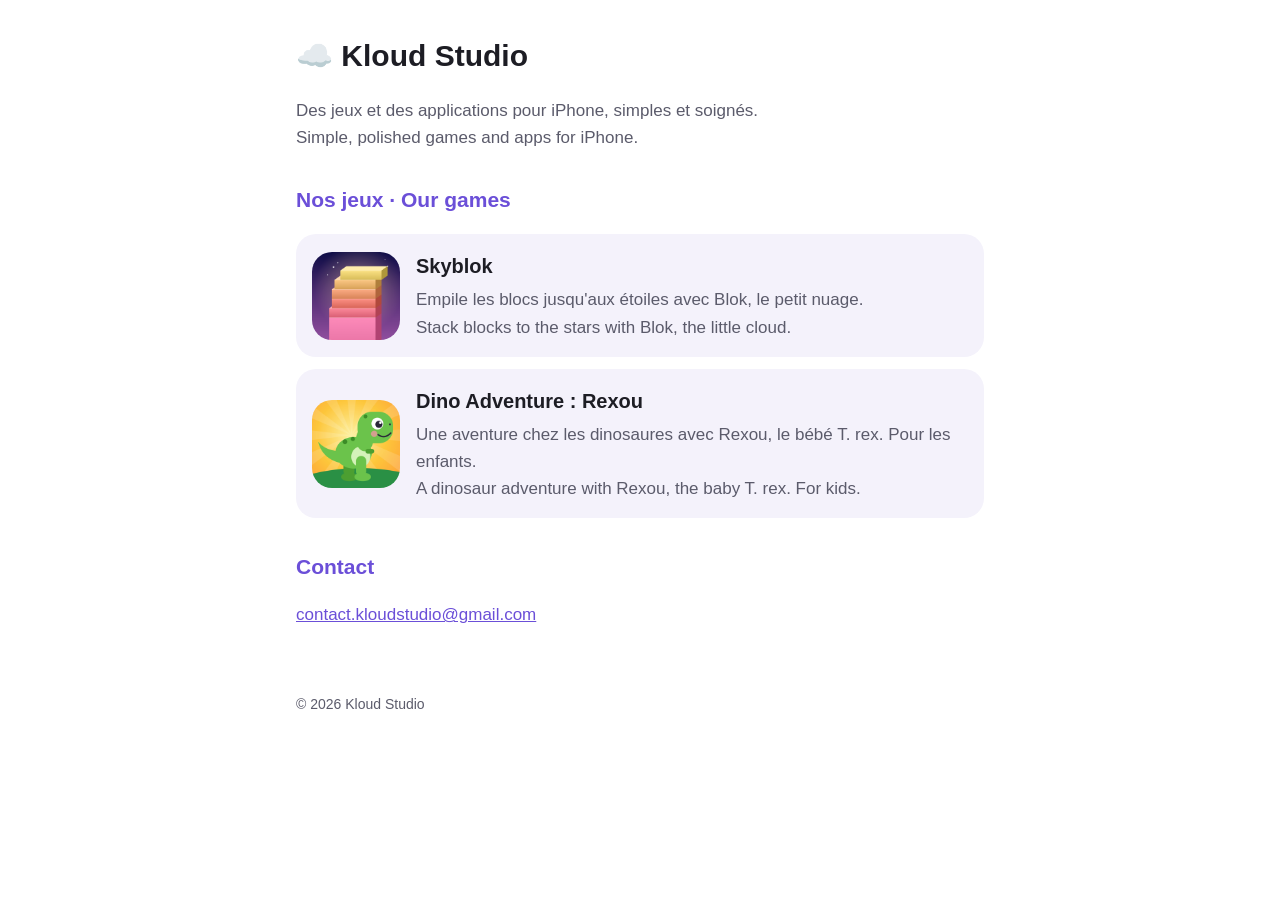
<file: index.html>
<!doctype html>
<html lang="fr">
<head>
<meta charset="utf-8">
<meta name="viewport" content="width=device-width, initial-scale=1">
<title>Kloud Studio</title>
<meta name="description" content="Kloud Studio crée des jeux et des applications pour iPhone.">
<link rel="stylesheet" href="style.css">
</head>
<body>
<main>

<h1>☁️ Kloud Studio</h1>
<p class="muted">Des jeux et des applications pour iPhone, simples et soignés.<br>
<span lang="en">Simple, polished games and apps for iPhone.</span></p>

<h2>Nos jeux · Our games</h2>

<a class="game" href="skyblok/">
  <img src="skyblok/icon.png" alt="Icône de Skyblok">
  <div>
    <h3>Skyblok</h3>
    <p>Empile les blocs jusqu'aux étoiles avec Blok, le petit nuage.<br>
    <span lang="en">Stack blocks to the stars with Blok, the little cloud.</span></p>
  </div>
</a>

<a class="game" href="dino-adventure/" style="margin-top: 12px">
  <img src="dino-adventure/icon.png" alt="Icône de Dino Adventure">
  <div>
    <h3>Dino Adventure : Rexou</h3>
    <p>Une aventure chez les dinosaures avec Rexou, le bébé T. rex. Pour les enfants.<br>
    <span lang="en">A dinosaur adventure with Rexou, the baby T. rex. For kids.</span></p>
  </div>
</a>

<h2>Contact</h2>
<p><a href="mailto:contact.kloudstudio@gmail.com">contact.kloudstudio@gmail.com</a></p>

<footer>© 2026 Kloud Studio</footer>

</main>
</body>
</html>
</file>
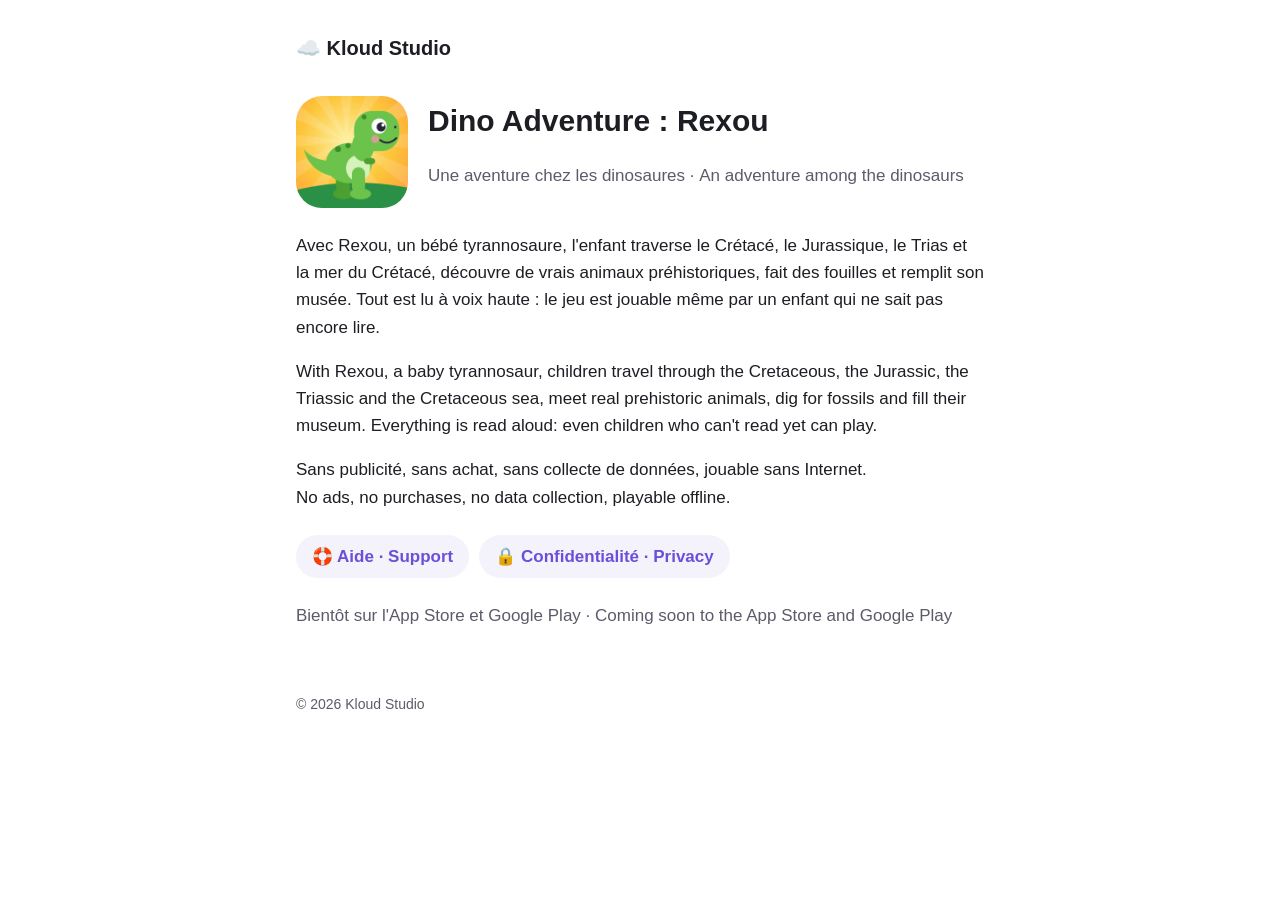
<file: dino-adventure/index.html>
<!doctype html>
<html lang="fr">
<head>
<meta charset="utf-8">
<meta name="viewport" content="width=device-width, initial-scale=1">
<title>Dino Adventure : Rexou — Kloud Studio</title>
<meta name="description" content="Dino Adventure : Rexou, une aventure chez les dinosaures pour les enfants.">
<link rel="stylesheet" href="../style.css">
</head>
<body>
<main>

<header class="studio"><a href="../">☁️ Kloud Studio</a></header>

<div class="hero">
  <img src="icon.png" alt="Icône de Dino Adventure">
  <div>
    <h1>Dino Adventure : Rexou</h1>
    <p class="muted">Une aventure chez les dinosaures · <span lang="en">An adventure among the dinosaurs</span></p>
  </div>
</div>

<p>Avec Rexou, un bébé tyrannosaure, l'enfant traverse le Crétacé, le Jurassique, le Trias et la mer du Crétacé,
découvre de vrais animaux préhistoriques, fait des fouilles et remplit son musée. Tout est lu à voix haute :
le jeu est jouable même par un enfant qui ne sait pas encore lire.</p>
<p lang="en">With Rexou, a baby tyrannosaur, children travel through the Cretaceous, the Jurassic, the Triassic and the
Cretaceous sea, meet real prehistoric animals, dig for fossils and fill their museum. Everything is read aloud:
even children who can't read yet can play.</p>

<p>Sans publicité, sans achat, sans collecte de données, jouable sans Internet.<br>
<span lang="en">No ads, no purchases, no data collection, playable offline.</span></p>

<div class="links">
  <a href="support.html">🛟 Aide · Support</a>
  <a href="privacy.html">🔒 Confidentialité · Privacy</a>
</div>

<p class="muted">Bientôt sur l'App Store et Google Play · <span lang="en">Coming soon to the App Store and Google Play</span></p>

<footer>© 2026 Kloud Studio</footer>

</main>
</body>
</html>
</file>
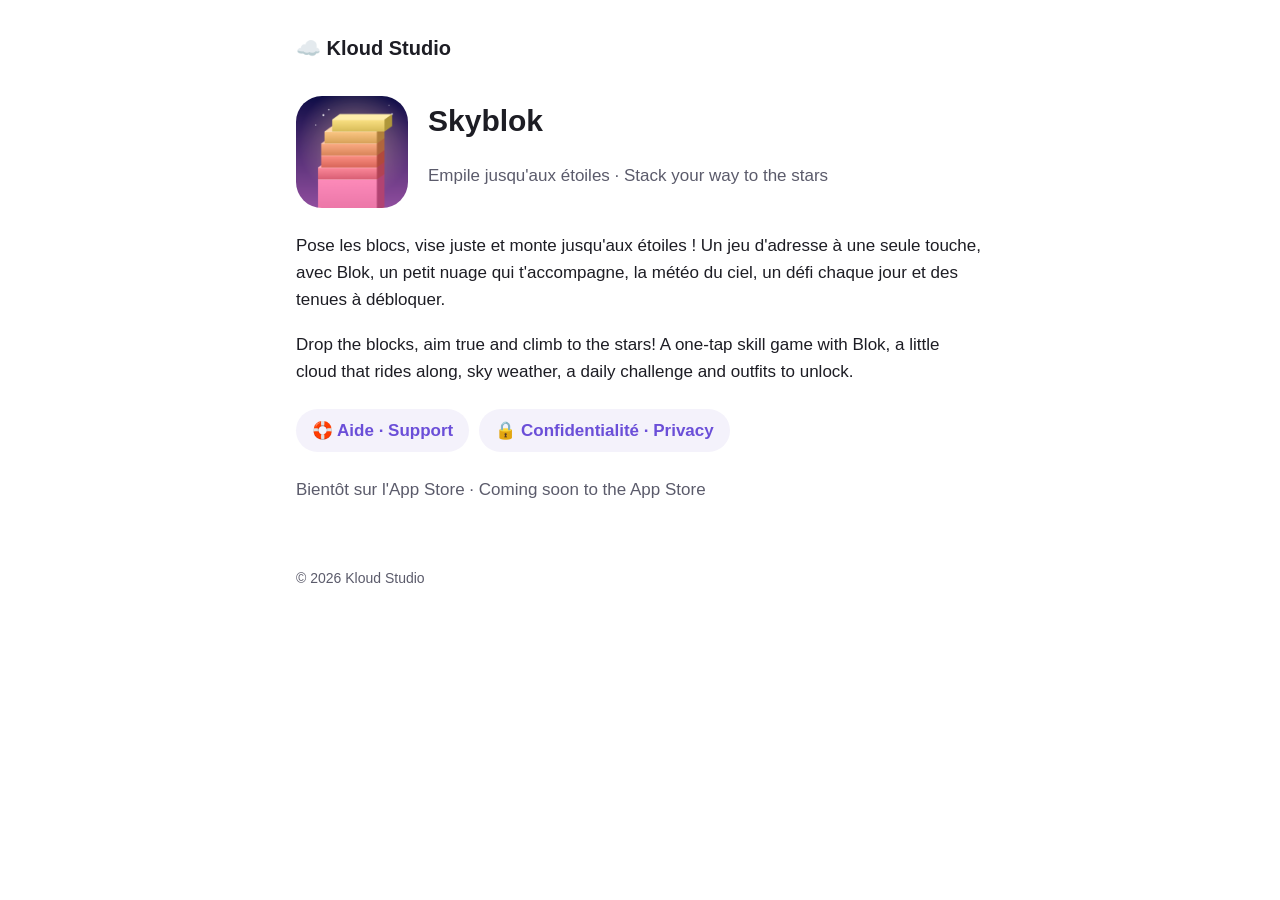
<file: skyblok/index.html>
<!doctype html>
<html lang="fr">
<head>
<meta charset="utf-8">
<meta name="viewport" content="width=device-width, initial-scale=1">
<title>Skyblok — Kloud Studio</title>
<meta name="description" content="Skyblok : empile les blocs jusqu'aux étoiles avec Blok, le petit nuage.">
<link rel="stylesheet" href="../style.css">
</head>
<body>
<main>

<header class="studio"><a href="../">☁️ Kloud Studio</a></header>

<div class="hero">
  <img src="icon.png" alt="Icône de Skyblok">
  <div>
    <h1>Skyblok</h1>
    <p class="muted">Empile jusqu'aux étoiles · <span lang="en">Stack your way to the stars</span></p>
  </div>
</div>

<p>Pose les blocs, vise juste et monte jusqu'aux étoiles ! Un jeu d'adresse à une seule touche, avec Blok,
un petit nuage qui t'accompagne, la météo du ciel, un défi chaque jour et des tenues à débloquer.</p>
<p lang="en">Drop the blocks, aim true and climb to the stars! A one-tap skill game with Blok, a little cloud
that rides along, sky weather, a daily challenge and outfits to unlock.</p>

<div class="links">
  <a href="support.html">🛟 Aide · Support</a>
  <a href="privacy.html">🔒 Confidentialité · Privacy</a>
</div>

<p class="muted">Bientôt sur l'App Store · <span lang="en">Coming soon to the App Store</span></p>

<footer>© 2026 Kloud Studio</footer>

</main>
</body>
</html>
</file>
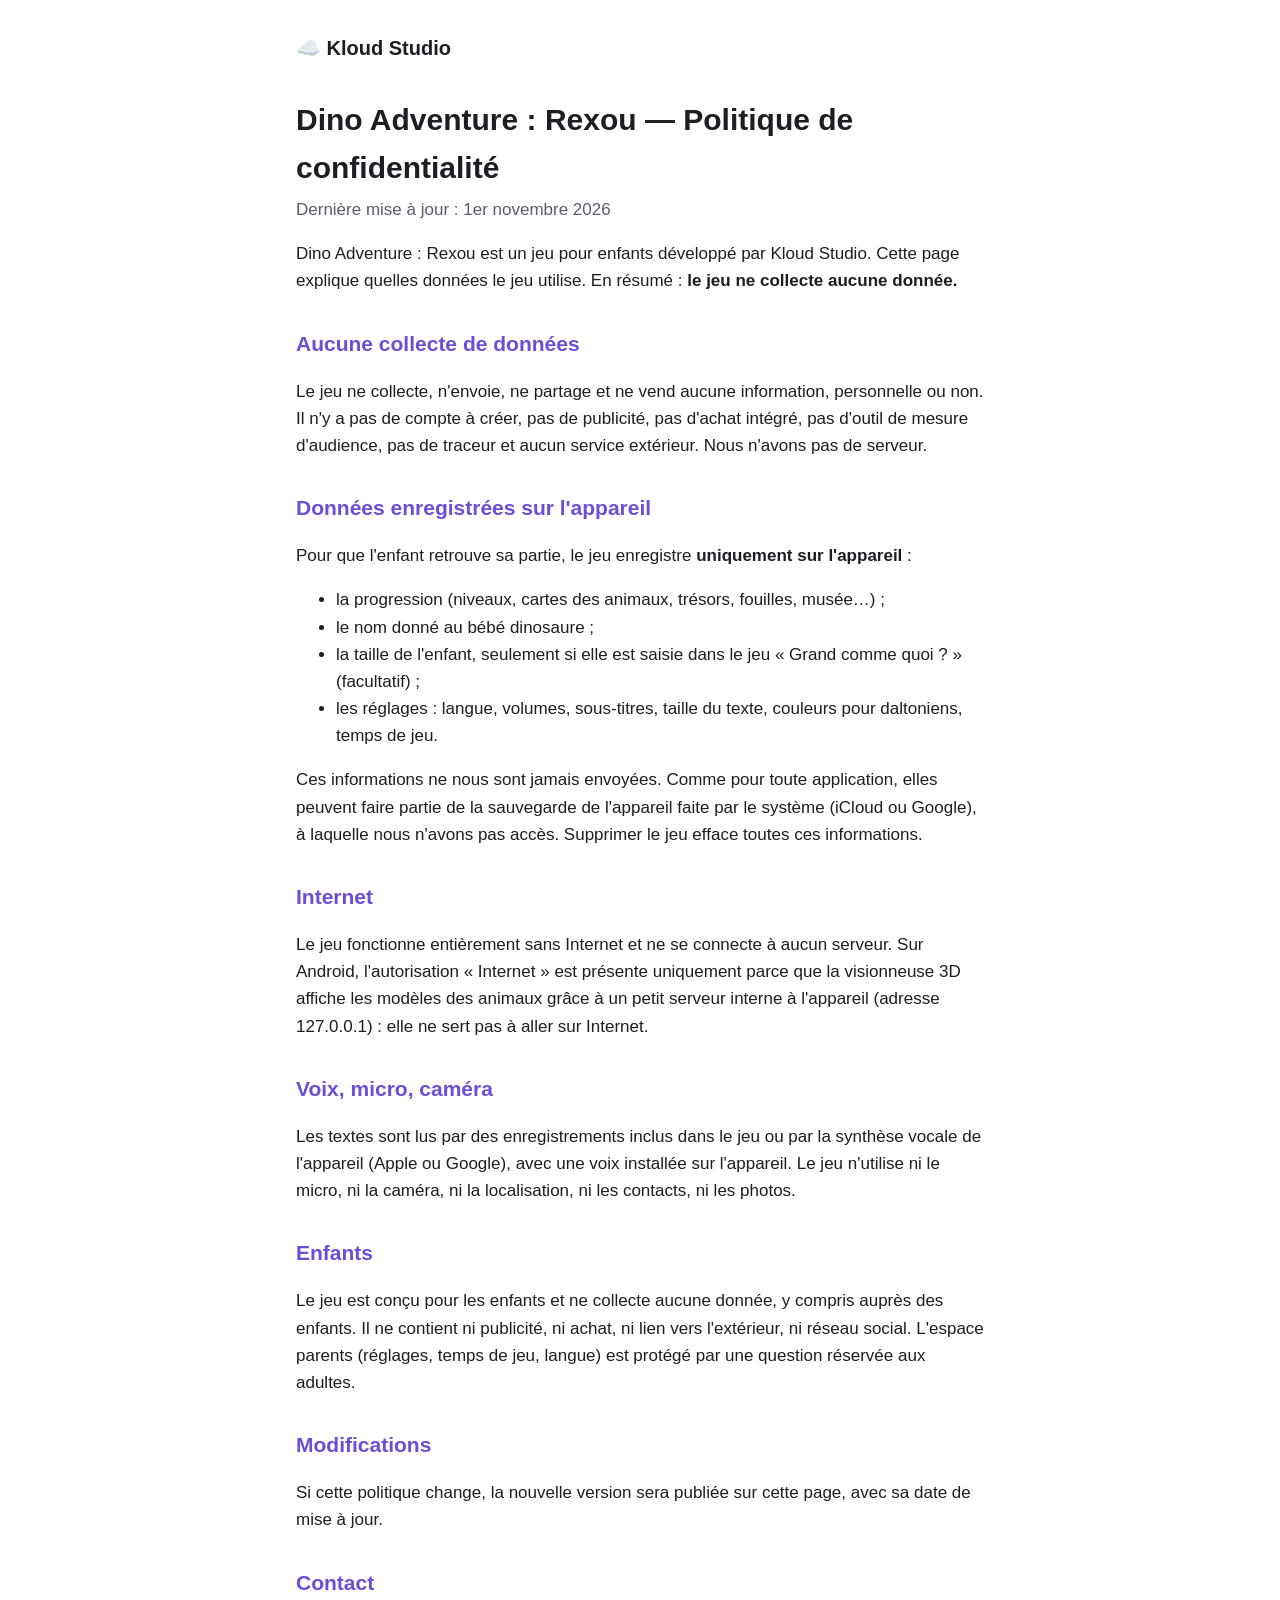
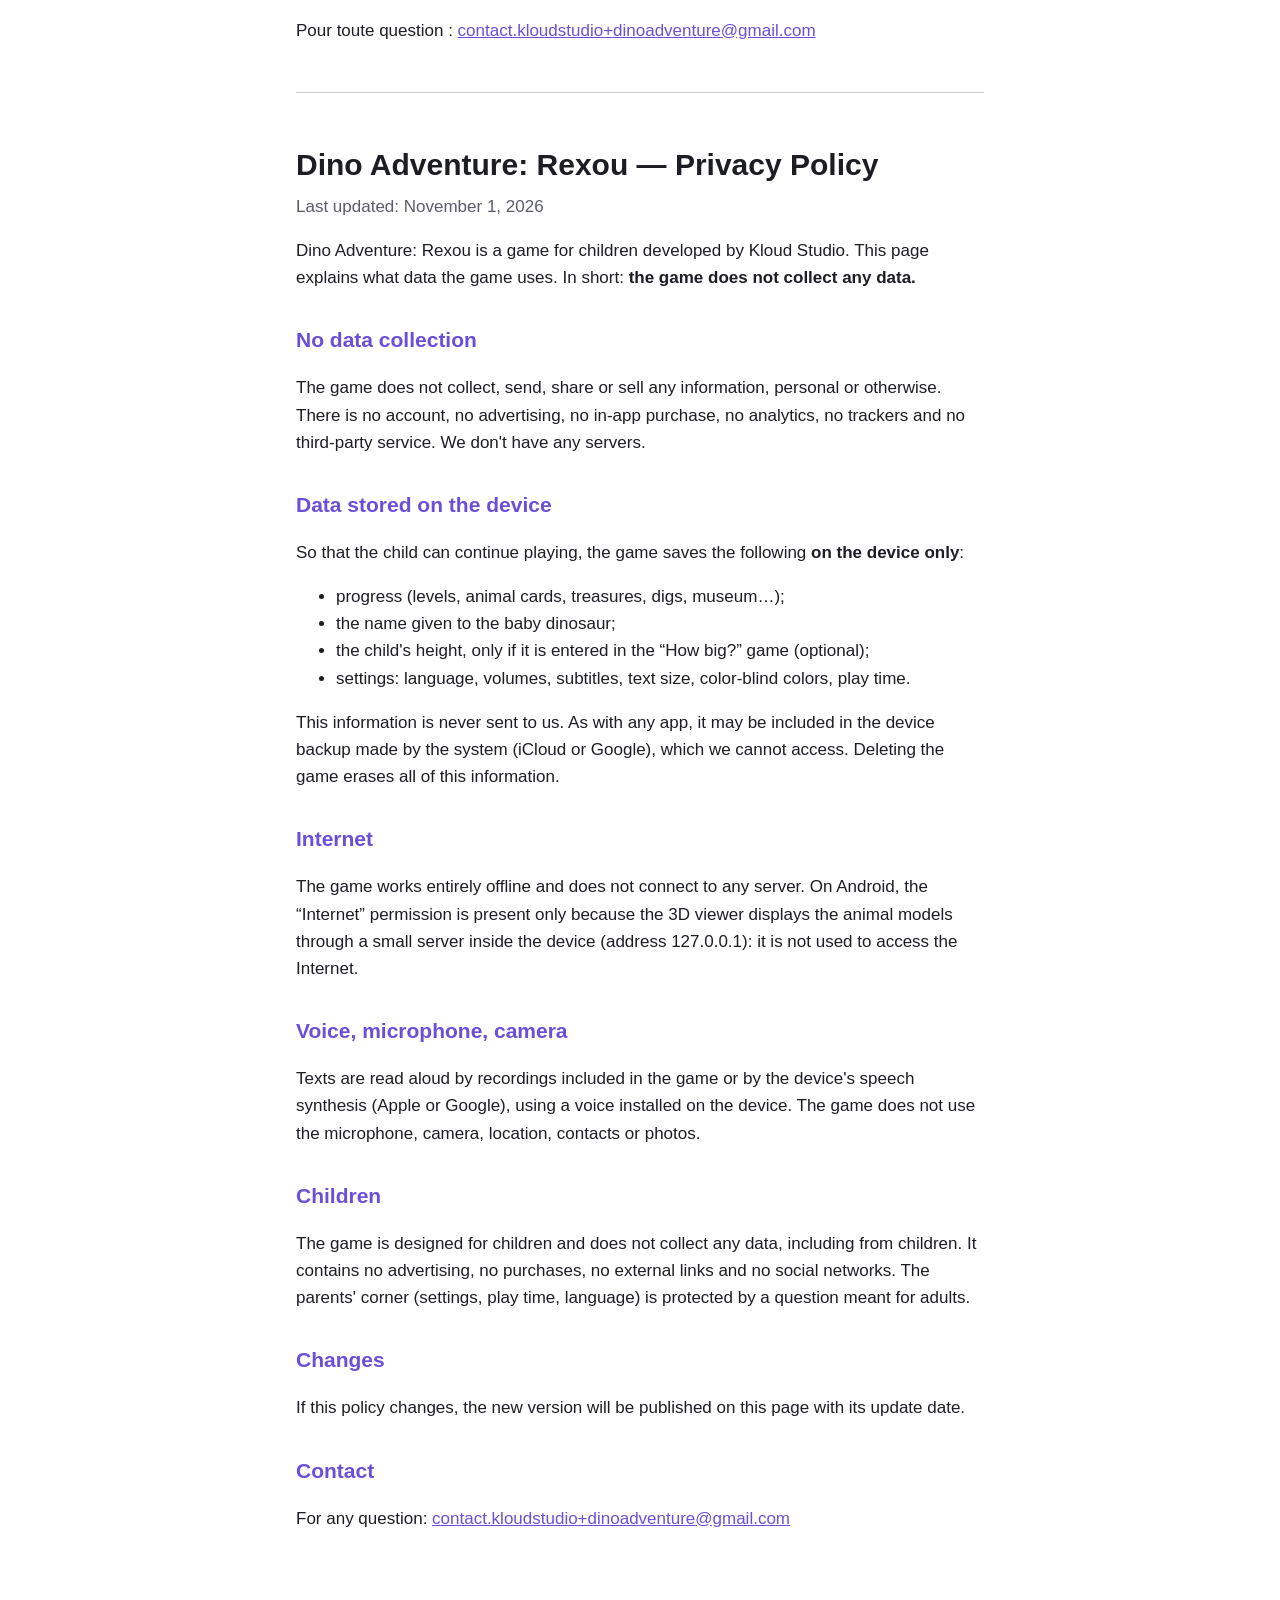
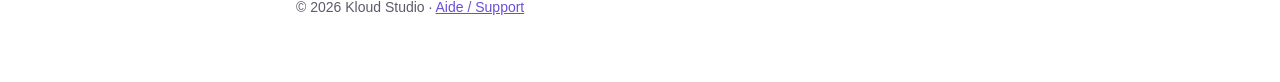
<file: dino-adventure/privacy.html>
<!doctype html>
<html lang="fr">
<head>
<meta charset="utf-8">
<meta name="viewport" content="width=device-width, initial-scale=1">
<title>Dino Adventure : Rexou — Politique de confidentialité / Privacy Policy</title>
<link rel="stylesheet" href="../style.css">
</head>
<body>
<main>

<header class="studio"><a href="../">☁️ Kloud Studio</a></header>

<h1>Dino Adventure : Rexou — Politique de confidentialité</h1>
<p class="date">Dernière mise à jour : 1er novembre 2026</p>

<p>Dino Adventure : Rexou est un jeu pour enfants développé par Kloud Studio. Cette page explique quelles données
le jeu utilise. En résumé : <strong>le jeu ne collecte aucune donnée.</strong></p>

<h2>Aucune collecte de données</h2>
<p>Le jeu ne collecte, n'envoie, ne partage et ne vend aucune information, personnelle ou non. Il n'y a pas de compte
à créer, pas de publicité, pas d'achat intégré, pas d'outil de mesure d'audience, pas de traceur et aucun service
extérieur. Nous n'avons pas de serveur.</p>

<h2>Données enregistrées sur l'appareil</h2>
<p>Pour que l'enfant retrouve sa partie, le jeu enregistre <strong>uniquement sur l'appareil</strong> :</p>
<ul>
  <li>la progression (niveaux, cartes des animaux, trésors, fouilles, musée…) ;</li>
  <li>le nom donné au bébé dinosaure ;</li>
  <li>la taille de l'enfant, seulement si elle est saisie dans le jeu « Grand comme quoi ? » (facultatif) ;</li>
  <li>les réglages : langue, volumes, sous-titres, taille du texte, couleurs pour daltoniens, temps de jeu.</li>
</ul>
<p>Ces informations ne nous sont jamais envoyées. Comme pour toute application, elles peuvent faire partie de la
sauvegarde de l'appareil faite par le système (iCloud ou Google), à laquelle nous n'avons pas accès.
Supprimer le jeu efface toutes ces informations.</p>

<h2>Internet</h2>
<p>Le jeu fonctionne entièrement sans Internet et ne se connecte à aucun serveur. Sur Android, l'autorisation
« Internet » est présente uniquement parce que la visionneuse 3D affiche les modèles des animaux grâce à un petit
serveur interne à l'appareil (adresse 127.0.0.1) : elle ne sert pas à aller sur Internet.</p>

<h2>Voix, micro, caméra</h2>
<p>Les textes sont lus par des enregistrements inclus dans le jeu ou par la synthèse vocale de l'appareil
(Apple ou Google), avec une voix installée sur l'appareil. Le jeu n'utilise ni le micro, ni la caméra,
ni la localisation, ni les contacts, ni les photos.</p>

<h2>Enfants</h2>
<p>Le jeu est conçu pour les enfants et ne collecte aucune donnée, y compris auprès des enfants. Il ne contient ni
publicité, ni achat, ni lien vers l'extérieur, ni réseau social. L'espace parents (réglages, temps de jeu, langue)
est protégé par une question réservée aux adultes.</p>

<h2>Modifications</h2>
<p>Si cette politique change, la nouvelle version sera publiée sur cette page, avec sa date de mise à jour.</p>

<h2>Contact</h2>
<p>Pour toute question : <a href="mailto:contact.kloudstudio+dinoadventure@gmail.com">contact.kloudstudio+dinoadventure@gmail.com</a></p>

<hr>

<h1 lang="en">Dino Adventure: Rexou — Privacy Policy</h1>
<p class="date" lang="en">Last updated: November 1, 2026</p>

<div lang="en">
<p>Dino Adventure: Rexou is a game for children developed by Kloud Studio. This page explains what data the game
uses. In short: <strong>the game does not collect any data.</strong></p>

<h2>No data collection</h2>
<p>The game does not collect, send, share or sell any information, personal or otherwise. There is no account,
no advertising, no in-app purchase, no analytics, no trackers and no third-party service. We don't have any servers.</p>

<h2>Data stored on the device</h2>
<p>So that the child can continue playing, the game saves the following <strong>on the device only</strong>:</p>
<ul>
  <li>progress (levels, animal cards, treasures, digs, museum…);</li>
  <li>the name given to the baby dinosaur;</li>
  <li>the child's height, only if it is entered in the “How big?” game (optional);</li>
  <li>settings: language, volumes, subtitles, text size, color-blind colors, play time.</li>
</ul>
<p>This information is never sent to us. As with any app, it may be included in the device backup made by the
system (iCloud or Google), which we cannot access. Deleting the game erases all of this information.</p>

<h2>Internet</h2>
<p>The game works entirely offline and does not connect to any server. On Android, the “Internet” permission is
present only because the 3D viewer displays the animal models through a small server inside the device
(address 127.0.0.1): it is not used to access the Internet.</p>

<h2>Voice, microphone, camera</h2>
<p>Texts are read aloud by recordings included in the game or by the device's speech synthesis (Apple or Google),
using a voice installed on the device. The game does not use the microphone, camera, location, contacts or photos.</p>

<h2>Children</h2>
<p>The game is designed for children and does not collect any data, including from children. It contains no
advertising, no purchases, no external links and no social networks. The parents' corner (settings, play time,
language) is protected by a question meant for adults.</p>

<h2>Changes</h2>
<p>If this policy changes, the new version will be published on this page with its update date.</p>

<h2>Contact</h2>
<p>For any question: <a href="mailto:contact.kloudstudio+dinoadventure@gmail.com">contact.kloudstudio+dinoadventure@gmail.com</a></p>
</div>

<footer>© 2026 Kloud Studio · <a href="support.html">Aide / Support</a></footer>

</main>
</body>
</html>
</file>
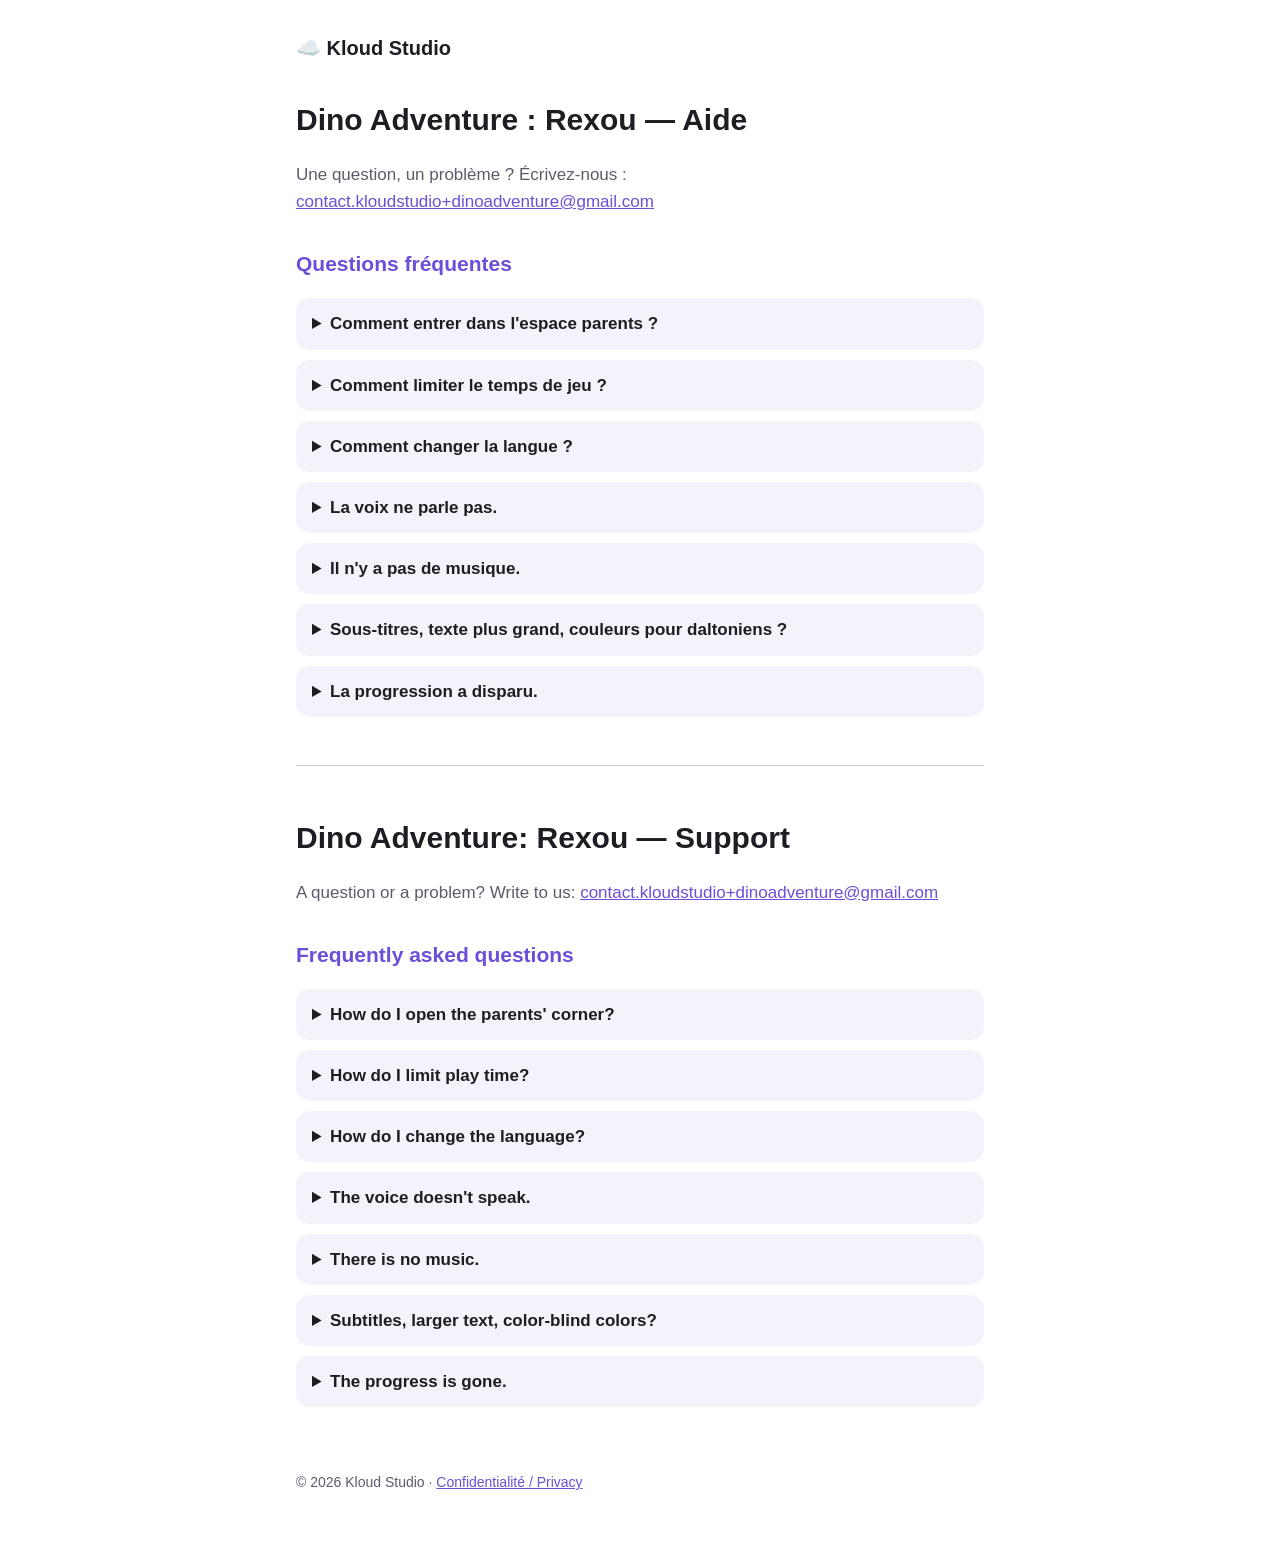
<file: dino-adventure/support.html>
<!doctype html>
<html lang="fr">
<head>
<meta charset="utf-8">
<meta name="viewport" content="width=device-width, initial-scale=1">
<title>Dino Adventure : Rexou — Aide / Support</title>
<link rel="stylesheet" href="../style.css">
</head>
<body>
<main>

<header class="studio"><a href="../">☁️ Kloud Studio</a></header>

<h1>Dino Adventure : Rexou — Aide</h1>
<p class="muted">Une question, un problème ? Écrivez-nous :
<a href="mailto:contact.kloudstudio+dinoadventure@gmail.com">contact.kloudstudio+dinoadventure@gmail.com</a></p>

<h2>Questions fréquentes</h2>

<details>
  <summary>Comment entrer dans l'espace parents ?</summary>
  <p>Sur l'écran d'accueil, touchez le cadenas en haut à droite, puis répondez à la multiplication.
  Cette question réservée aux adultes empêche l'enfant de changer les réglages.</p>
</details>

<details>
  <summary>Comment limiter le temps de jeu ?</summary>
  <p>Dans l'espace parents, ouvrez « Temps de jeu » et choisissez la durée autorisée par jour.
  Quand le temps est écoulé, Rexou part faire la sieste.</p>
</details>

<details>
  <summary>Comment changer la langue ?</summary>
  <p>Touchez le drapeau en bas à droite de l'écran d'accueil (ou ouvrez « Langue » dans l'espace parents),
  puis choisissez parmi les 12 langues proposées.</p>
</details>

<details>
  <summary>La voix ne parle pas.</summary>
  <p>Vérifiez le volume de la voix dans l'espace parents (« Volume ») et le volume du téléphone.
  Si un message indique que la voix n'est pas installée :</p>
  <ul>
    <li>sur iPhone : Réglages → Accessibilité → Contenu énoncé → Voix, puis choisissez la langue ;</li>
    <li>sur Android : ouvrez les Paramètres, cherchez « synthèse vocale », puis installez la langue.</li>
  </ul>
</details>

<details>
  <summary>Il n'y a pas de musique.</summary>
  <p>Vérifiez le bouton 🎵 pendant le jeu, les volumes dans l'espace parents (« Volume ») et le volume du téléphone.</p>
</details>

<details>
  <summary>Sous-titres, texte plus grand, couleurs pour daltoniens ?</summary>
  <p>Tout se trouve dans l'espace parents, rubrique « Accessibilité ».</p>
</details>

<details>
  <summary>La progression a disparu.</summary>
  <p>La progression est enregistrée uniquement sur l'appareil. Elle est effacée si le jeu est supprimé.
  Elle revient seulement si le téléphone est restauré à partir d'une sauvegarde (iCloud ou Google).</p>
</details>

<hr>

<h1 lang="en">Dino Adventure: Rexou — Support</h1>
<div lang="en">
<p class="muted">A question or a problem? Write to us:
<a href="mailto:contact.kloudstudio+dinoadventure@gmail.com">contact.kloudstudio+dinoadventure@gmail.com</a></p>

<h2>Frequently asked questions</h2>

<details>
  <summary>How do I open the parents' corner?</summary>
  <p>On the home screen, tap the padlock at the top right, then answer the multiplication.
  This question for adults keeps children from changing the settings.</p>
</details>

<details>
  <summary>How do I limit play time?</summary>
  <p>In the parents' corner, open “Play time” and choose how long the child may play each day.
  When time is up, Rexou goes for a nap.</p>
</details>

<details>
  <summary>How do I change the language?</summary>
  <p>Tap the flag at the bottom right of the home screen (or open “Language” in the parents' corner),
  then choose one of the 12 languages.</p>
</details>

<details>
  <summary>The voice doesn't speak.</summary>
  <p>Check the voice volume in the parents' corner (“Volume”) and the phone's volume.
  If a message says the voice is not installed:</p>
  <ul>
    <li>on iPhone: Settings → Accessibility → Spoken Content → Voices, then choose the language;</li>
    <li>on Android: open Settings, search for “text-to-speech”, then install the language.</li>
  </ul>
</details>

<details>
  <summary>There is no music.</summary>
  <p>Check the 🎵 button during the game, the volumes in the parents' corner (“Volume”) and the phone's volume.</p>
</details>

<details>
  <summary>Subtitles, larger text, color-blind colors?</summary>
  <p>Everything is in the parents' corner, under “Accessibility”.</p>
</details>

<details>
  <summary>The progress is gone.</summary>
  <p>Progress is saved on the device only. It is erased if the game is deleted, and only comes back if the phone
  is restored from a backup (iCloud or Google).</p>
</details>
</div>

<footer>© 2026 Kloud Studio · <a href="privacy.html">Confidentialité / Privacy</a></footer>

</main>
</body>
</html>
</file>
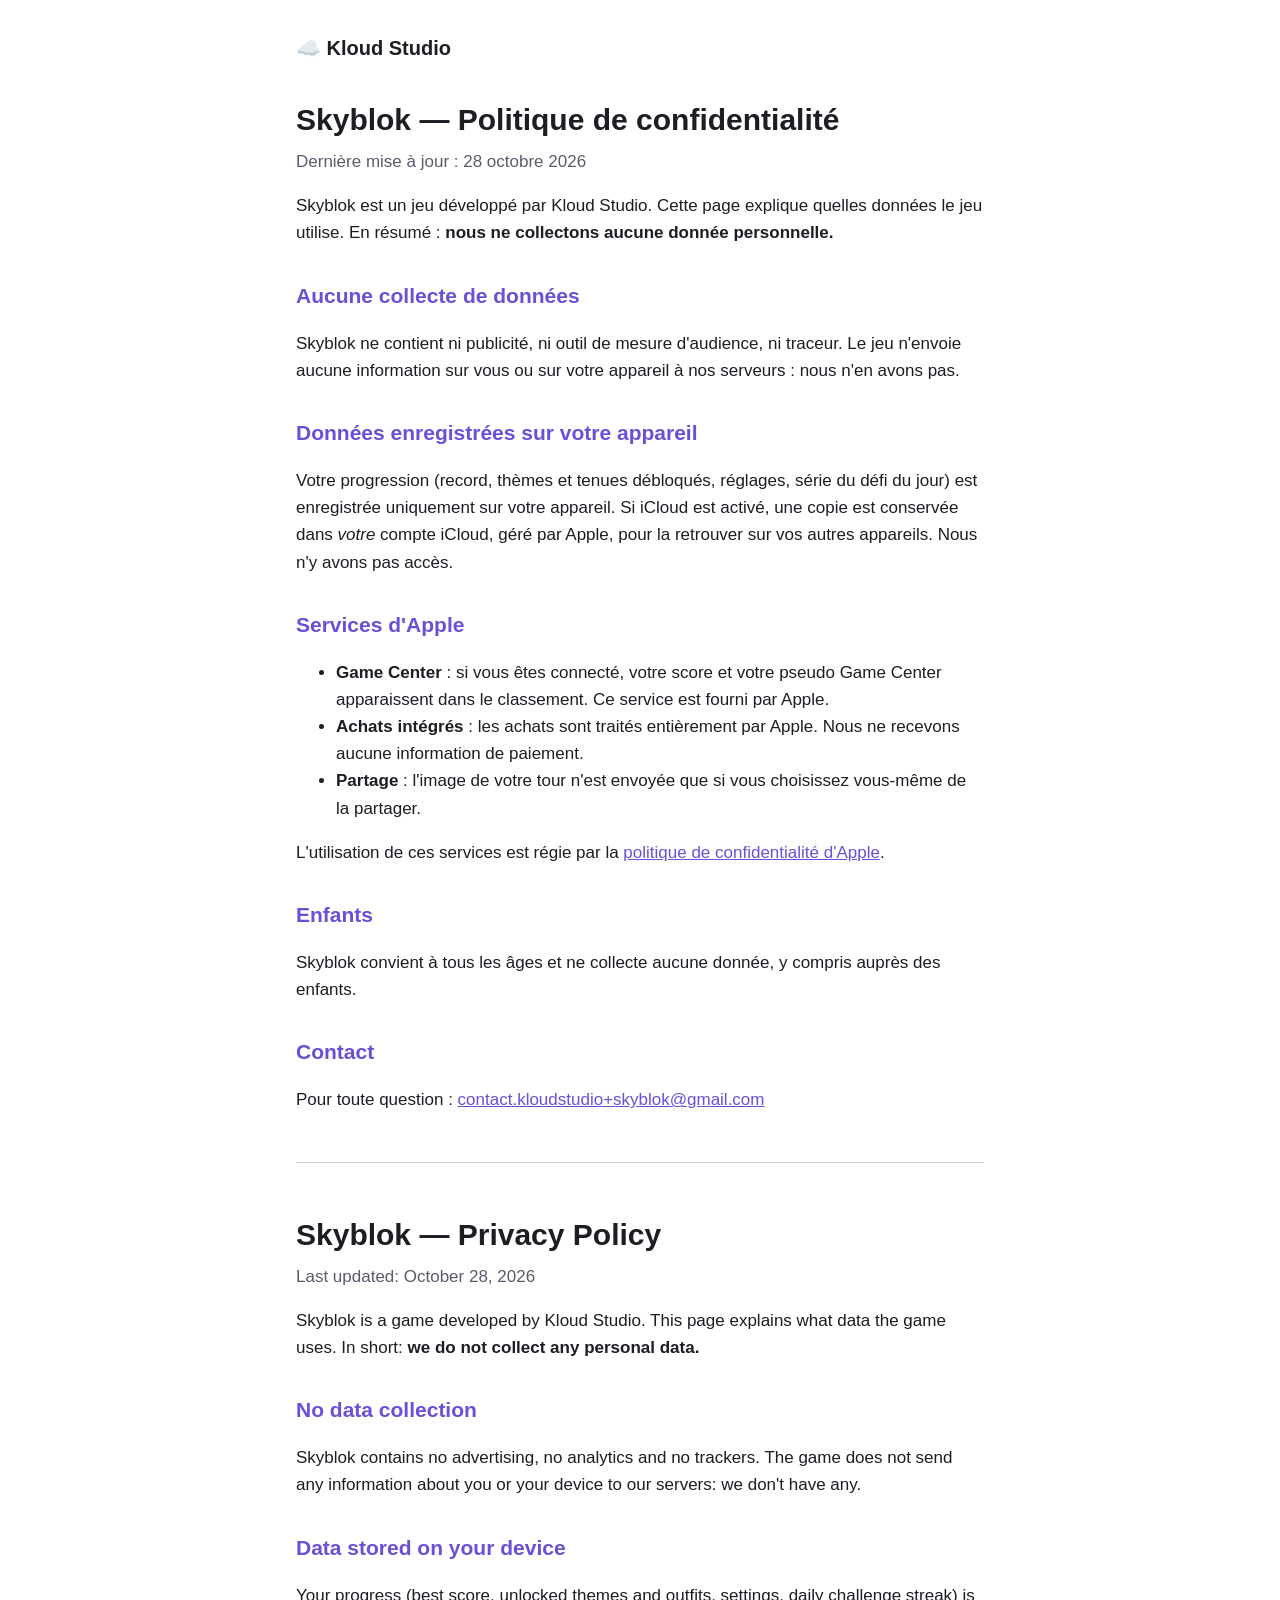
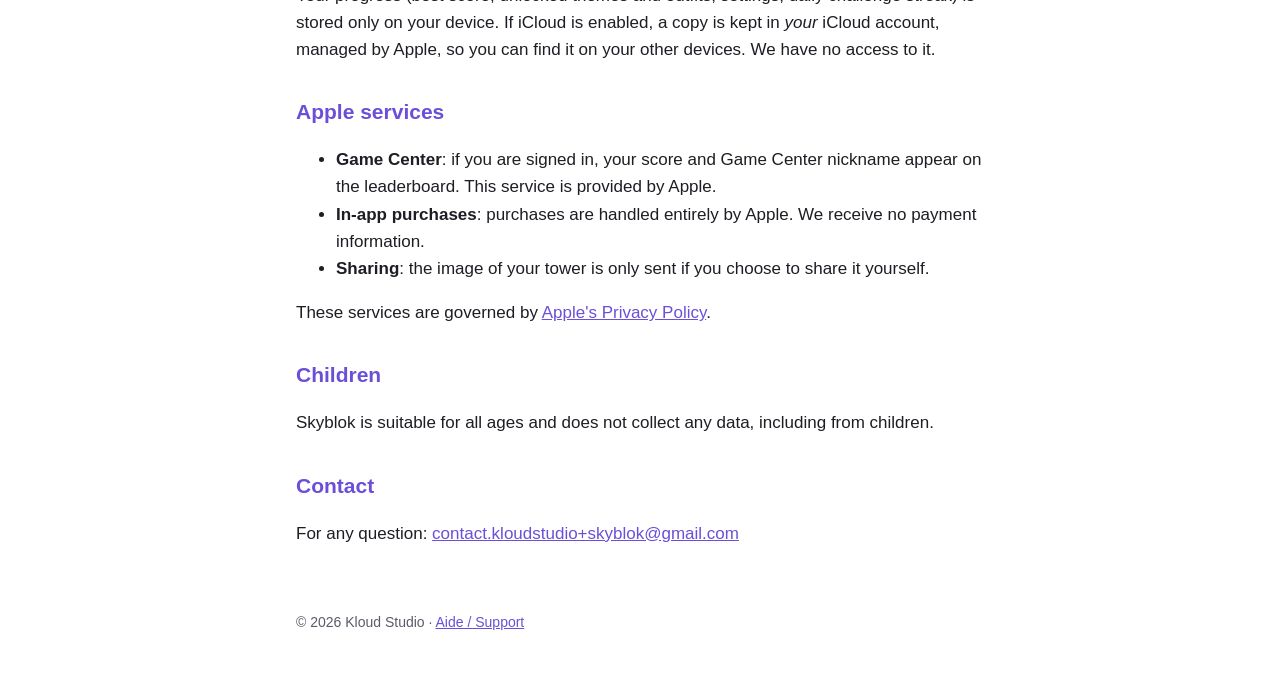
<file: skyblok/privacy.html>
<!doctype html>
<html lang="fr">
<head>
<meta charset="utf-8">
<meta name="viewport" content="width=device-width, initial-scale=1">
<title>Skyblok — Politique de confidentialité / Privacy Policy</title>
<link rel="stylesheet" href="../style.css">
</head>
<body>
<main>

<header class="studio"><a href="../">☁️ Kloud Studio</a></header>

<h1>Skyblok — Politique de confidentialité</h1>
<p class="date">Dernière mise à jour : 28 octobre 2026</p>

<p>Skyblok est un jeu développé par Kloud Studio. Cette page explique quelles données le jeu utilise.
En résumé : <strong>nous ne collectons aucune donnée personnelle.</strong></p>

<h2>Aucune collecte de données</h2>
<p>Skyblok ne contient ni publicité, ni outil de mesure d'audience, ni traceur. Le jeu n'envoie aucune
information sur vous ou sur votre appareil à nos serveurs : nous n'en avons pas.</p>

<h2>Données enregistrées sur votre appareil</h2>
<p>Votre progression (record, thèmes et tenues débloqués, réglages, série du défi du jour) est enregistrée
uniquement sur votre appareil. Si iCloud est activé, une copie est conservée dans <em>votre</em> compte iCloud,
géré par Apple, pour la retrouver sur vos autres appareils. Nous n'y avons pas accès.</p>

<h2>Services d'Apple</h2>
<ul>
  <li><strong>Game Center</strong> : si vous êtes connecté, votre score et votre pseudo Game Center
      apparaissent dans le classement. Ce service est fourni par Apple.</li>
  <li><strong>Achats intégrés</strong> : les achats sont traités entièrement par Apple. Nous ne recevons
      aucune information de paiement.</li>
  <li><strong>Partage</strong> : l'image de votre tour n'est envoyée que si vous choisissez vous-même
      de la partager.</li>
</ul>
<p>L'utilisation de ces services est régie par la
<a href="https://www.apple.com/fr/legal/privacy/">politique de confidentialité d'Apple</a>.</p>

<h2>Enfants</h2>
<p>Skyblok convient à tous les âges et ne collecte aucune donnée, y compris auprès des enfants.</p>

<h2>Contact</h2>
<p>Pour toute question : <a href="mailto:contact.kloudstudio+skyblok@gmail.com">contact.kloudstudio+skyblok@gmail.com</a></p>

<hr>

<h1 lang="en">Skyblok — Privacy Policy</h1>
<p class="date" lang="en">Last updated: October 28, 2026</p>

<div lang="en">
<p>Skyblok is a game developed by Kloud Studio. This page explains what data the game uses.
In short: <strong>we do not collect any personal data.</strong></p>

<h2>No data collection</h2>
<p>Skyblok contains no advertising, no analytics and no trackers. The game does not send any information
about you or your device to our servers: we don't have any.</p>

<h2>Data stored on your device</h2>
<p>Your progress (best score, unlocked themes and outfits, settings, daily challenge streak) is stored only
on your device. If iCloud is enabled, a copy is kept in <em>your</em> iCloud account, managed by Apple,
so you can find it on your other devices. We have no access to it.</p>

<h2>Apple services</h2>
<ul>
  <li><strong>Game Center</strong>: if you are signed in, your score and Game Center nickname appear on the
      leaderboard. This service is provided by Apple.</li>
  <li><strong>In-app purchases</strong>: purchases are handled entirely by Apple. We receive no payment
      information.</li>
  <li><strong>Sharing</strong>: the image of your tower is only sent if you choose to share it yourself.</li>
</ul>
<p>These services are governed by <a href="https://www.apple.com/legal/privacy/">Apple's Privacy Policy</a>.</p>

<h2>Children</h2>
<p>Skyblok is suitable for all ages and does not collect any data, including from children.</p>

<h2>Contact</h2>
<p>For any question: <a href="mailto:contact.kloudstudio+skyblok@gmail.com">contact.kloudstudio+skyblok@gmail.com</a></p>
</div>

<footer>© 2026 Kloud Studio · <a href="support.html">Aide / Support</a></footer>

</main>
</body>
</html>
</file>
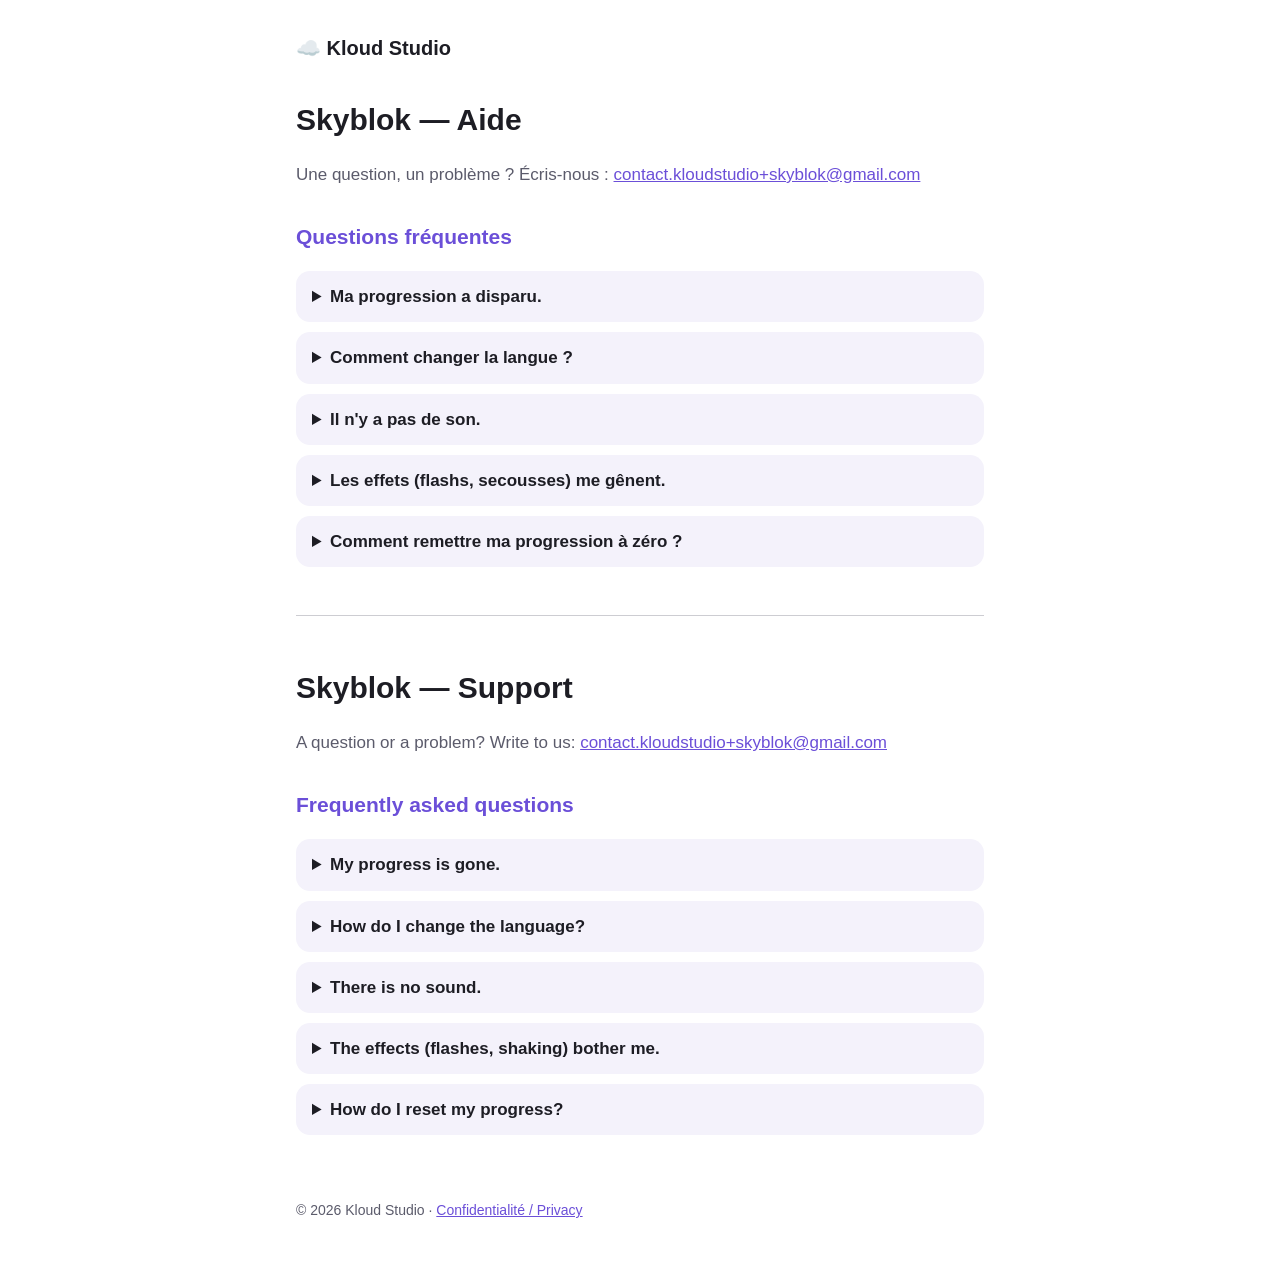
<file: skyblok/support.html>
<!doctype html>
<html lang="fr">
<head>
<meta charset="utf-8">
<meta name="viewport" content="width=device-width, initial-scale=1">
<title>Skyblok — Aide / Support</title>
<link rel="stylesheet" href="../style.css">
</head>
<body>
<main>

<header class="studio"><a href="../">☁️ Kloud Studio</a></header>

<h1>Skyblok — Aide</h1>
<p class="muted">Une question, un problème ? Écris-nous :
<a href="mailto:contact.kloudstudio+skyblok@gmail.com">contact.kloudstudio+skyblok@gmail.com</a></p>

<h2>Questions fréquentes</h2>

<details>
  <summary>Ma progression a disparu.</summary>
  <p>Si iCloud est activé sur ton iPhone, ton record, tes tenues et ta série sont sauvegardés et reviennent
  automatiquement. Vérifie que tu es connecté à iCloud dans Réglages, avec le même identifiant Apple.</p>
</details>

<details>
  <summary>Comment changer la langue ?</summary>
  <p>Sur l'écran titre, touche ⚙️ puis « Langue », et choisis parmi les 12 langues proposées.</p>
</details>

<details>
  <summary>Il n'y a pas de son.</summary>
  <p>Vérifie le bouton 🔊 en haut à droite de l'écran, puis les volumes dans ⚙️ Réglages, et le volume de ton iPhone.</p>
</details>

<details>
  <summary>Les effets (flashs, secousses) me gênent.</summary>
  <p>Active « Réduire les effets » dans ⚙️ Réglages.</p>
</details>

<details>
  <summary>Comment remettre ma progression à zéro ?</summary>
  <p>Dans ⚙️ Réglages, touche « Remettre à 0 » puis confirme.</p>
</details>

<hr>

<h1 lang="en">Skyblok — Support</h1>
<div lang="en">
<p class="muted">A question or a problem? Write to us:
<a href="mailto:contact.kloudstudio+skyblok@gmail.com">contact.kloudstudio+skyblok@gmail.com</a></p>

<h2>Frequently asked questions</h2>

<details>
  <summary>My progress is gone.</summary>
  <p>If iCloud is enabled on your iPhone, your best score, outfits and streak are saved and come back
  automatically. Make sure you are signed in to iCloud in Settings with the same Apple ID.</p>
</details>

<details>
  <summary>How do I change the language?</summary>
  <p>On the title screen, tap ⚙️, then "Language", and choose one of the 12 languages.</p>
</details>

<details>
  <summary>There is no sound.</summary>
  <p>Check the 🔊 button at the top right of the screen, the volumes in ⚙️ Settings, and your iPhone's volume.</p>
</details>

<details>
  <summary>The effects (flashes, shaking) bother me.</summary>
  <p>Turn on "Reduce effects" in ⚙️ Settings.</p>
</details>

<details>
  <summary>How do I reset my progress?</summary>
  <p>In ⚙️ Settings, tap "Reset" and confirm.</p>
</details>
</div>

<footer>© 2026 Kloud Studio · <a href="privacy.html">Confidentialité / Privacy</a></footer>

</main>
</body>
</html>
</file>
<file: style.css>
/* Kloud Studio — style commun à toutes les pages. */
:root {
  --text: #1d1d24;
  --muted: #5b5b6b;
  --accent: #6b4fd8;
  --bg: #ffffff;
  --card: #f4f2fb;
}
@media (prefers-color-scheme: dark) {
  :root {
    --text: #ececf1;
    --muted: #a8a8b8;
    --accent: #a993ff;
    --bg: #14141a;
    --card: #1f1d2b;
  }
}
* { box-sizing: border-box; }
body {
  margin: 0;
  background: var(--bg);
  color: var(--text);
  font: 17px/1.6 -apple-system, BlinkMacSystemFont, "Segoe UI", sans-serif;
}
main { max-width: 720px; margin: 0 auto; padding: 32px 16px 64px; }
a { color: var(--accent); }
h1 { font-size: 30px; margin: 0 0 4px; }
h2 { font-size: 21px; margin-top: 32px; color: var(--accent); }
.muted { color: var(--muted); }
.date { color: var(--muted); margin-top: 0; }
hr { border: none; border-top: 1px solid var(--muted); opacity: .3; margin: 48px 0; }
header.studio { display: flex; align-items: center; gap: 12px; margin-bottom: 32px; }
header.studio a { text-decoration: none; color: var(--text); font-weight: 700; font-size: 20px; }
.game {
  display: flex; gap: 16px; align-items: center;
  background: var(--card); border-radius: 20px; padding: 16px; text-decoration: none; color: var(--text);
}
.game img, .hero img { width: 88px; height: 88px; border-radius: 20px; flex-shrink: 0; }
.game h3 { margin: 0 0 4px; font-size: 20px; }
.game p { margin: 0; color: var(--muted); }
.hero { display: flex; gap: 20px; align-items: center; margin-bottom: 24px; }
.hero img { width: 112px; height: 112px; border-radius: 26px; }
.links { display: flex; flex-wrap: wrap; gap: 10px; margin: 24px 0; }
.links a {
  background: var(--card); border-radius: 999px; padding: 8px 16px; text-decoration: none; font-weight: 600;
}
details { background: var(--card); border-radius: 14px; padding: 12px 16px; margin: 10px 0; }
summary { cursor: pointer; font-weight: 600; }
footer { margin-top: 64px; color: var(--muted); font-size: 14px; }
</file>
